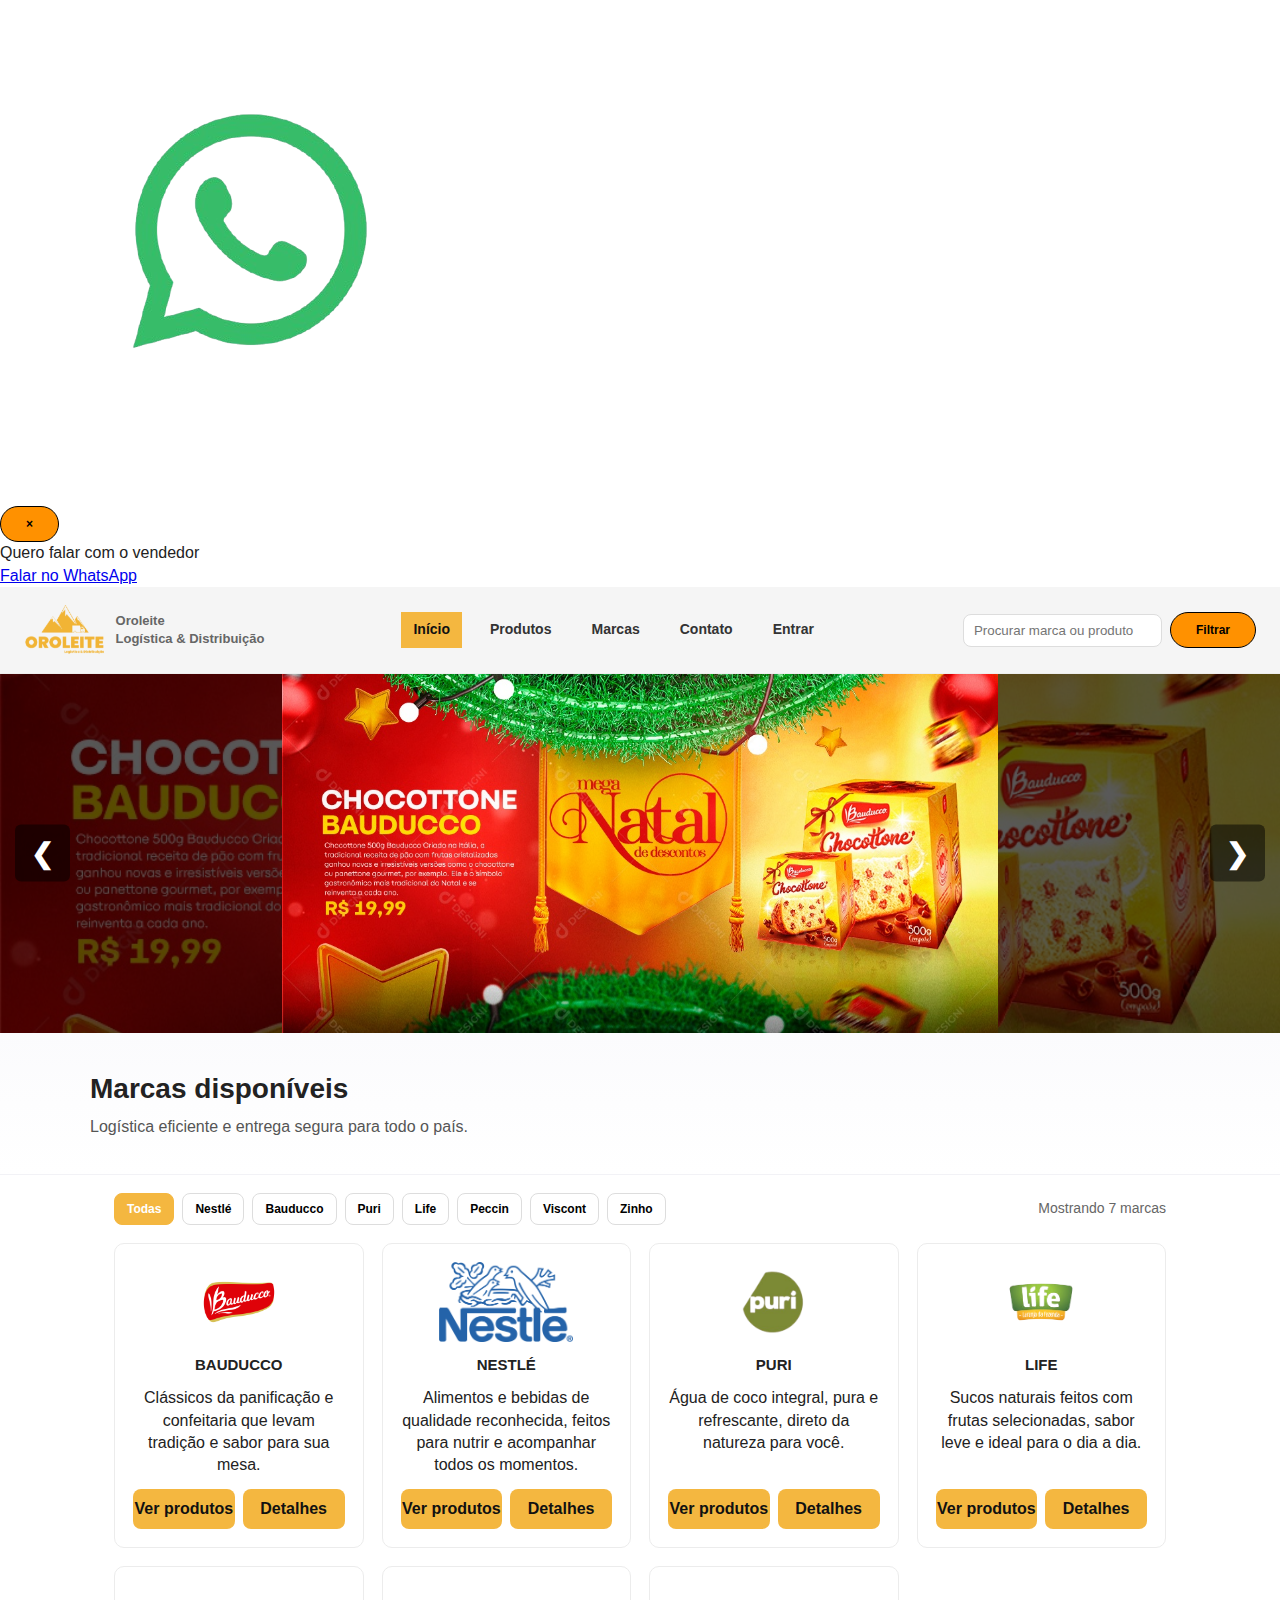
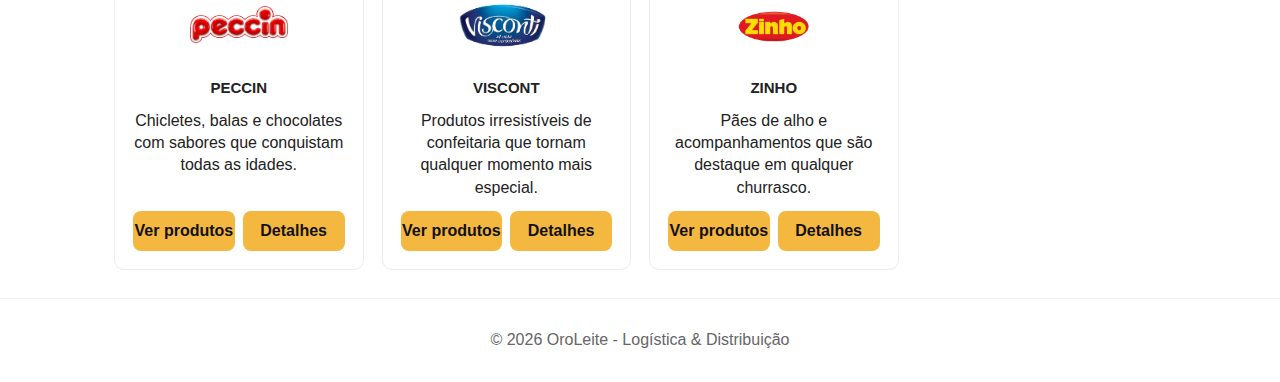
<file: index.html>
<!DOCTYPE html>
<html lang="pt-BR">
  <head>
    <meta charset="utf-8" />
    <meta name="viewport" content="width=device-width,initial-scale=1" />
    <title>Inicio - OroLeite</title>
    <script src="script.js" defer></script>
    <script src="auth.js" defer></script>
    <link rel="stylesheet" href="style.css" />
  </head>
 <div id="waFloatBtn">
  <img src="icons/whats.png" alt="WhatsApp">
</div>

<div id="waModal">
  <div class="wa-modal-box">
    <button class="wa-close" id="waCloseBtn">×</button>
    <p>Quero falar com o vendedor</p>

    <a
      class="wa-action"
      href="https://wa.me/5548920014757?text=Quero%20falar%20com%20o%20vendedor"
      target="_blank"
    >
      Falar no WhatsApp
    </a>
  </div>
</div>

</div>

  <body>
    <header>
      <div class="logo">
        <img src="icons/logo.png" alt="OroLeite" />
        <div class="subtitle">Oroleite<br />Logística & Distribuição</div>
      </div>

      <nav>
        <a href="index.html" data-page="index">Início</a>
        <a href="produtos.html" data-page="produtos">Produtos</a>
        <a href="marcas.html" data-page="marcas">Marcas</a>
        <a href="contato.html" data-page="contato">Contato</a>
        <a href="login.html" id="loginLink" data-page="login">Entrar</a>
        <a href="account.html" id="accountLink" data-page="account"
          >Minha Conta</a
        >
      </nav>

      <div class="search">
        <input
          id="searchInput"
          placeholder="Procurar marca ou produto"
          aria-label="Busca"
        />
        <button id="openFilterBtn">Filtrar</button>
      </div>

      <!-- menu móvel (aparece em telas pequenas) -->
      <button class="menu-toggle" aria-label="Abrir menu" aria-expanded="false">
        ☰
      </button>
      <div id="mobileMenu" class="mobile-menu" aria-hidden="true"></div>
    </header>

    <section class="carousel-container">
      <div class="carousel-track">
        <div class="carousel-slide">
          <img src="./icons/bauduccobanner.jpg" alt="Banner 1" />
        </div>
        <div class="carousel-slide">
          <img src="./icons/peccinbanner.jpg" alt="Banner 2" />
        </div>
        <div class="carousel-slide">
          <img src="./icons/zinhobanner.jpg" alt="Banner 3" />
        </div>
      </div>

      <button class="carousel-btn prev">❮</button>
      <button class="carousel-btn next">❯</button>
    </section>

    <section class="hero">
      <div class="wrap">
        <h1>Marcas disponíveis</h1>
        <p>Logística eficiente e entrega segura para todo o país.</p>
      </div>
    </section>

    <div class="controls">
      <div class="filter">
        <button data-cat="all" class="active">Todas</button>
        <button data-cat="Nestle">Nestlé</button>
        <button data-cat="Bauducco">Bauducco</button>
        <button data-cat="Puri">Puri</button>
        <button data-cat="Life">Life</button>
        <button data-cat="Peccin">Peccin</button>
        <button data-cat="Viscont">Viscont</button>
        <button data-cat="Zinho">Zinho</button>
      </div>
      <div class="count-box">Mostrando <span id="count">0</span> marcas</div>
    </div>

    <main class="brands-grid" id="brandsGrid" aria-live="polite"></main>

    <footer>
      <div class="wrap">
        © <span id="year"></span> OroLeite - Logística & Distribuição
      </div>
    </footer>

    <div class="modal" id="modal">
      <div class="inner">
        <button id="closeModal" class="close-btn">Fechar</button>
        <div id="modalContent"></div>
      </div>
    </div>
  </body>
</html>
</file>
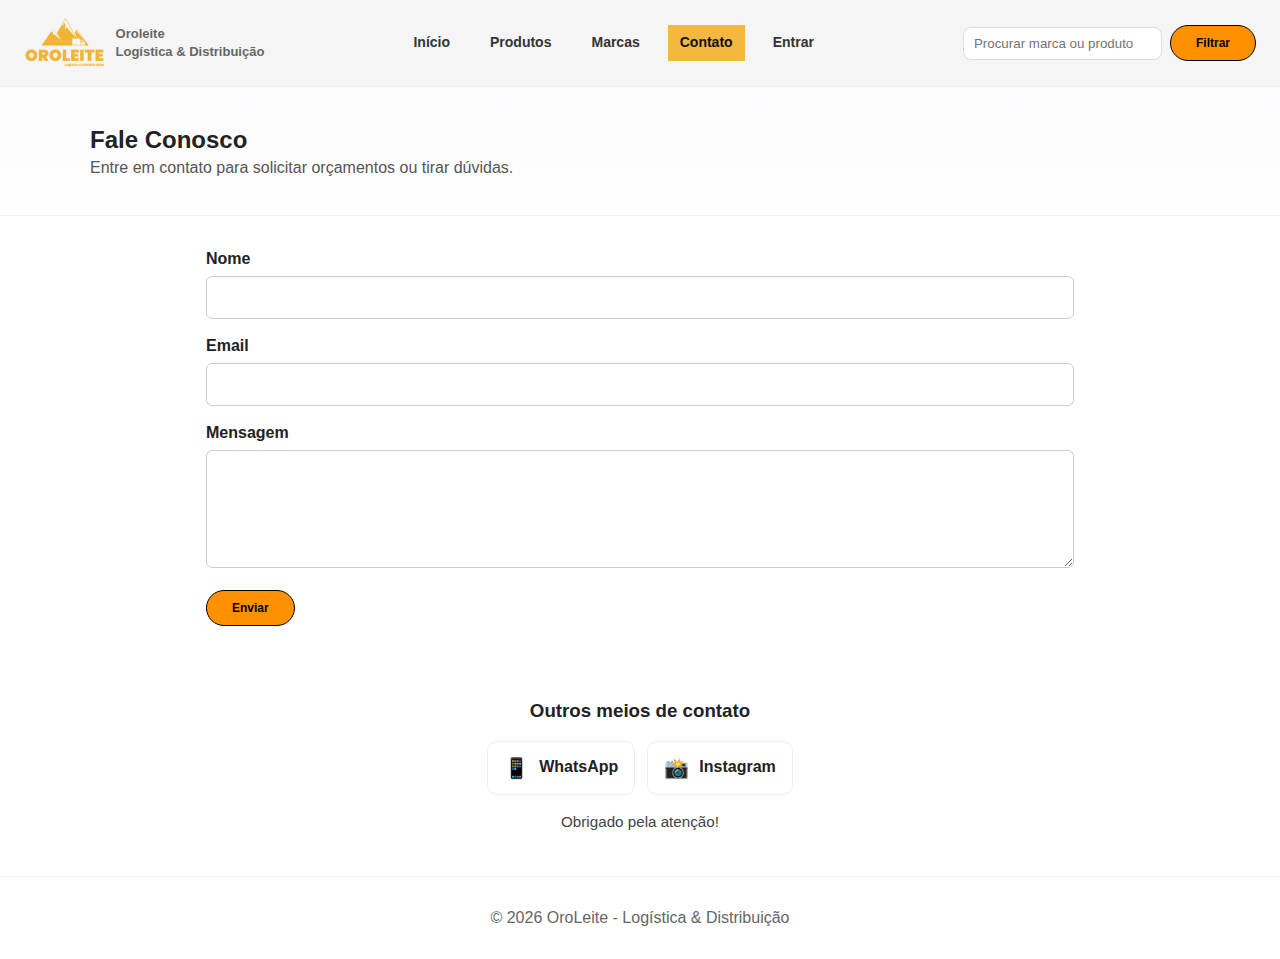
<file: contato.html>
<!DOCTYPE html>
<html lang="pt-BR">
  <head>
    <meta charset="utf-8" />
    <meta name="viewport" content="width=device-width,initial-scale=1" />
    <title>Contato - OroLeite</title>
    <script src="script.js" defer></script>
    <script src="auth.js" defer></script>
    <link rel="stylesheet" href="style.css" />
  </head>
  <body>
    <header>
      <div class="logo">
        <img src="icons/logo.png" alt="OroLeite" />
        <div class="subtitle">Oroleite<br />Logística & Distribuição</div>
      </div>

      <nav>
        <a href="index.html" data-page="index">Início</a>
        <a href="produtos.html" data-page="produtos">Produtos</a>
        <a href="marcas.html" data-page="marcas">Marcas</a>
        <a
          href="contato.html"
          data-page="contato"
          class="active"
          aria-current="page"
          >Contato</a
        >
        <a href="login.html" id="loginLink" data-page="login">Entrar</a>
        <a href="account.html" id="accountLink" data-page="account"
          >Minha Conta</a
        >
      </nav>

      <div class="search">
        <input
          id="searchInput"
          placeholder="Procurar marca ou produto"
          aria-label="Busca"
        />
        <button id="openFilterBtn">Filtrar</button>
      </div>

      <!-- menu móvel (aparece em telas pequenas) -->
      <button class="menu-toggle" aria-label="Abrir menu" aria-expanded="false">
        ☰
      </button>
      <div id="mobileMenu" class="mobile-menu" aria-hidden="true"></div>
    </header>

    <main>
      <section class="hero">
        <div class="wrap">
          <h2>Fale Conosco</h2>
          <p>Entre em contato para solicitar orçamentos ou tirar dúvidas.</p>
        </div>
      </section>

      <section class="contact-section">
        <!-- Envia via FormSubmit; substitui o email pelo seu destino -->
        <form
          class="contact-form"
          action="https://formsubmit.co/markinhos.v.r@gmail.com"
          method="POST"
        >
          <input
            type="hidden"
            name="_subject"
            value="Novo contato do site - OroLeite"
          />
          <input type="hidden" name="_next" value="/index.html" />
          <input type="hidden" name="_captcha" value="false" />

          <label>
            <span class="label-title">Nome</span>
            <input type="text" name="nome" required />
          </label>

          <label>
            <span class="label-title">Email</span>
            <input type="email" name="email" required />
          </label>

          <label>
            <span class="label-title">Mensagem</span>
            <textarea name="mensagem" rows="6" required></textarea>
          </label>

          <div>
            <button type="submit" class="btn-main">Enviar</button>
          </div>
        </form>
      </section>

      <!-- Meios de contato (WhatsApp / Instagram / Facebook) -->
      <section class="contact-info">
        <h3>Outros meios de contato</h3>
        <div class="contact-cards">
          <a
            href="https://wa.me/+554898070844"
            class="contact-card wa"
            target="_blank"
            rel="noopener noreferrer"
          >
            <div class="icon">📱</div>
            <strong>WhatsApp</strong>
          </a>

          <a
            href="https://instagram.com/oroleite.br"
            class="contact-card ig"
            target="_blank"
            rel="noopener noreferrer"
          >
            <div class="icon">📸</div>
            <strong>Instagram</strong>
          </a>
        </div>
        <p class="contact-thanks">Obrigado pela atenção!</p>
      </section>
    </main>

    <footer>
      <div class="wrap">
        © <span id="year"></span> OroLeite - Logística & Distribuição
      </div>
    </footer>
  </body>
</html>
</file>
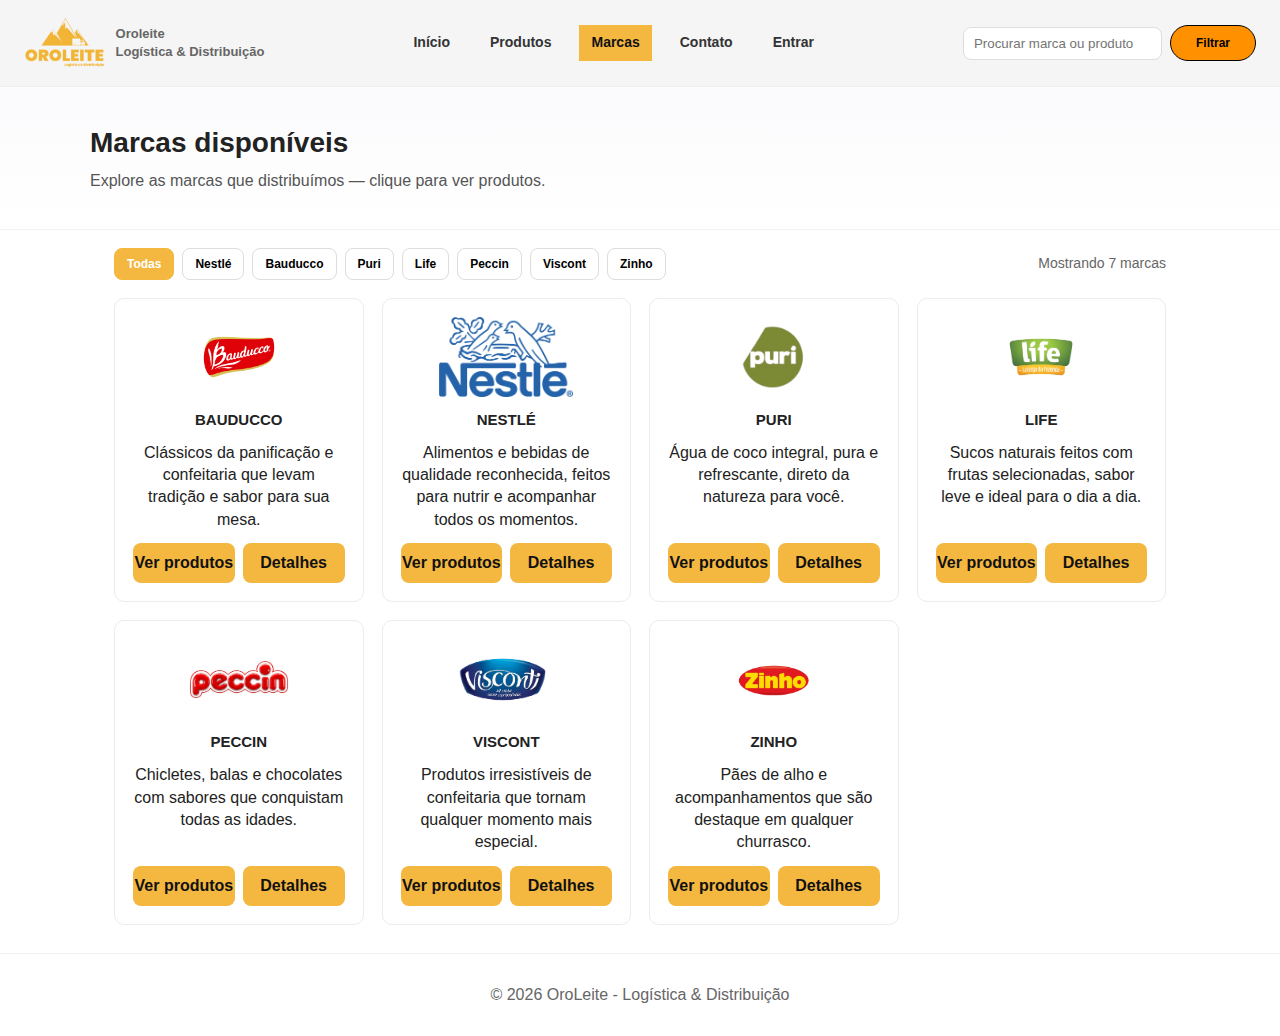
<file: marcas.html>
<!DOCTYPE html>
<html lang="pt-BR">
  <head>
    <meta charset="utf-8" />
    <meta name="viewport" content="width=device-width,initial-scale=1" />
    <title>Marcas — OroLeite</title>
    <script src="script.js" defer></script>
    <script src="auth.js" defer></script>
    <link rel="stylesheet" href="style.css" />
  </head>
  <body>
    <header>
      <div class="logo">
        <img src="icons/logo.png" alt="OroLeite" />
        <div class="subtitle">Oroleite<br />Logística & Distribuição</div>
      </div>

      <nav>
        <a href="index.html" data-page="index">Início</a>
        <a href="produtos.html" data-page="produtos">Produtos</a>
        <a href="marcas.html" data-page="marcas">Marcas</a>
        <a href="contato.html" data-page="contato">Contato</a>
        <a href="login.html" id="loginLink" data-page="login">Entrar</a>
        <a href="account.html" id="accountLink" data-page="account"
          >Minha Conta</a
        >
      </nav>

      <div class="search">
        <input
          id="searchInput"
          placeholder="Procurar marca ou produto"
          aria-label="Busca"
        />
        <button id="openFilterBtn">Filtrar</button>
      </div>

      <!-- menu móvel (aparece em telas pequenas) -->
      <button class="menu-toggle" aria-label="Abrir menu" aria-expanded="false">
        ☰
      </button>
      <div id="mobileMenu" class="mobile-menu" aria-hidden="true"></div>
    </header>

    <section class="hero">
      <div class="wrap">
        <h1>Marcas disponíveis</h1>
        <p>Explore as marcas que distribuímos — clique para ver produtos.</p>
      </div>
    </section>

    <div class="controls">
      <div class="filter">
        <button data-cat="all" class="active">Todas</button>
        <button data-cat="Nestle">Nestlé</button>
        <button data-cat="Bauducco">Bauducco</button>
        <button data-cat="Puri">Puri</button>
        <button data-cat="Life">Life</button>
        <button data-cat="Peccin">Peccin</button>
        <button data-cat="Viscont">Viscont</button>
        <button data-cat="Zinho">Zinho</button>
      </div>
      <div class="count-box">Mostrando <span id="count">0</span> marcas</div>
    </div>

    <main class="brands-grid" id="brandsGrid" aria-live="polite"></main>

    <footer>
      <div class="wrap">
        © <span id="year"></span> OroLeite - Logística & Distribuição
      </div>
    </footer>

    <div class="modal" id="modal">
      <div class="inner">
        <button id="closeModal" class="close-btn">Fechar</button>
        <div id="modalContent"></div>
      </div>
    </div>
  </body>
</html>
</file>
<file: style.css>
/* RESET */
* {
  box-sizing: border-box;
  margin: 0;
  padding: 0;
}
body {
  font-family: Inter, Arial, sans-serif;
  background: #fff;
  color: #222;
  line-height: 1.4;
}

/* HEADER */
header {
  display: flex;
  align-items: center;
  justify-content: space-between;
  padding: 18px 24px;
  border-bottom: 1px solid #eee;
  background: #f5f5f5;
  position: relative; /* permite posicionamento absoluto do menu móvel */
}
.logo {
  display: flex;
  align-items: center;
  gap: 12px;
}
.logo img {
  height: 50px;
}
.subtitle {
  font-size: 13px;
  color: #666;
  font-weight: 600;
}
nav {
  display: flex;
  gap: 16px;
}
nav a {
  text-decoration: none;
  color: #333;
  font-weight: 600;
  font-size: 14px;
  padding: 8px 12px;
  border-radius: 6px;
  display: inline-block;
  transform: translateY(0);
  transition: transform 0.18s ease, box-shadow 0.18s ease, background 0.2s ease;
}
nav a:hover {
  background: #e0e0e0;
  transform: translateY(-4px);
  box-shadow: 0 8px 18px rgba(0, 0, 0, 0.08);
}

/* LINK ATIVO: linha abaixo do nome da página */
nav a.active {
  box-shadow: inset 0 -4px 0 #f4b740;
  padding-bottom: 6px;
  border-radius: 0;
  background: #f4b740;
  color: #111;
  font-weight: 700;
}
nav a[aria-current="page"] {
  /* acessibilidade */
  box-shadow: inset 0 -4px 0 #f4b740;
  padding-bottom: 6px;
  background: #f4b740;
  color: #111;
  font-weight: 700;
}

.search {
  display: flex;
  align-items: center;
  gap: 8px;
}
.search input {
  padding: 8px 10px;
  border: 1px solid #ddd;
  border-radius: 8px;
}

/* HERO */
.hero {
  padding: 36px 24px;
  background: linear-gradient(180deg, #fbfbfd, #fff);
  border-bottom: 1px solid #f2f2f6;
}
.hero .wrap {
  max-width: 1100px;
  margin: 0 auto;
}
.hero h1 {
  font-size: 28px;
  margin-bottom: 8px;
}
.hero p {
  color: #555;
}

/* Centraliza e ajusta a seção de Produtos em destaque */
.featured-products .wrap {
  max-width: 1100px;
  margin: 0 auto;
  padding: 0 24px;
}

/* Garante que os botões/links de ação nos cards fiquem em uma única linha */
.brand-card > div {
  display: flex;
  gap: 8px;
  width: 100%;
  justify-content: space-between; /* garante espaço para ambos os botões */
  align-items: center;
  margin-top: auto;
  flex-wrap: nowrap; /* evita quebra de linha entre os botões */
}

/* Faz com que os dois botões ocupem o mesmo espaço */
.brand-card > div > * {
  flex: 1 1 0; /* cada botão cresce igualmente */
  min-width: 0; /* permite encolher em telas pequenas */
  display: inline-flex;
  justify-content: center;
}

.brand-card a,
.brand-card .price-btn {
  white-space: nowrap; /* mantém em uma linha */
  align-items: center;
  gap: 8px;
  height: 40px;
  padding: 8px 12px;
}

/* Ajuste fino para o botão de preço em telas pequenas */
.brand-card .price-btn {
  padding: 8px 12px;
} 

/* AUTH FORMS */
.auth-page,
.account-page {
  padding: 36px 24px;
}
.auth-box {
  max-width: 520px;
  margin: 24px auto;
  background: #fff;
  border: 1px solid #eee;
  padding: 22px;
  border-radius: 12px;
  box-shadow: 0 8px 24px rgba(0, 0, 0, 0.04);
}
.auth-box h2 {
  margin-bottom: 12px;
}
.auth-form {
  display: grid;
  gap: 10px;
}
.form-field {
  display: block;
  font-size: 13px;
  color: #444;
}
.form-field input {
  width: 100%;
  padding: 10px 12px;
  border: 1px solid #ddd;
  border-radius: 8px;
  margin-top: 6px;
}
.primary {
  background: #f4b740;
  color: #fff;
  border: none;
  padding: 10px 14px;
  border-radius: 8px;
  cursor: pointer;
  font-weight: 700;
}
.primary.small {
  padding: 8px 10px;
  display: inline-block;
  margin-right: 8px;
}
.secondary {
  background: transparent;
  border: 1px solid #ccc;
  padding: 10px 14px;
  border-radius: 8px;
  cursor: pointer;
}
.secondary.small {
  padding: 8px 10px;
}
.auth-msg {
  margin-top: 12px;
  color: #2d2d2d;
}
.auth-msg.error {
  color: #b00020;
}

/* Feedback do formulário de login */
.form-feedback { margin-top: 8px; font-size: 13px; color: #b00020; }
.form-feedback.success { color: #0a8a00; }

/* Toaster / Pop-ups */
#toastContainer {
  position: fixed;
  top: 18px;
  right: 18px;
  display: flex;
  flex-direction: column;
  gap: 10px;
  z-index: 1200;
  pointer-events: none; /* permite clicar através quando não houver toasts */
}
.toast {
  pointer-events: auto;
  min-width: 260px;
  max-width: 360px;
  background: rgba(0,0,0,0.85);
  color: #fff;
  padding: 12px 14px;
  border-radius: 8px;
  box-shadow: 0 12px 30px rgba(0,0,0,0.25);
  display: flex;
  gap: 10px;
  align-items: center;
  font-weight: 600;
  transform-origin: right top;
  animation: popIn 260ms ease;
}
.toast.success { background: linear-gradient(90deg,#0aa560,#07894a); }
.toast.error { background: linear-gradient(90deg,#d94b4b,#c13030); }
.toast .text { flex: 1; font-weight: 600; font-size: 14px; }
.toast .close { background: transparent; border: none; color: rgba(255,255,255,0.9); font-size: 18px; cursor: pointer; }

@keyframes popIn {
  from { opacity: 0; transform: translateY(-8px) scale(0.98); }
  to { opacity: 1; transform: translateY(0) scale(1); }
}

/* Perfil: avatar e resumo */
.profile-avatar {
  width: 72px;
  height: 72px;
  border-radius: 50%;
  background: #f4b740;
  color: #111;
  display: flex;
  align-items: center;
  justify-content: center;
  font-weight: 700;
  font-size: 22px;
  box-shadow: 0 8px 20px rgba(0,0,0,0.12);
}
.profile-top p { margin: 2px 0; }


/* user box */
.user-box {
  background: #fff;
  border: 1px solid #eee;
  padding: 18px;
  border-radius: 10px;
}

/* CONTROLS */
.controls {
  max-width: 1100px;
  margin: 18px auto;
  display: flex;
  align-items: center;
  gap: 12px;
  padding: 0 24px;
}
.filter {
  display: flex;
  gap: 8px;
}
.filter button {
  padding: 8px 12px;
  border-radius: 8px;
  border: 1px solid #ddd;
  background: #fff;
  cursor: pointer;
}
.filter button.active {
  background: #f4b740;
  color: #fff;
  border-color: #f4b740;
}
.count-box {
  margin-left: auto;
  color: #666;
  font-size: 14px;
}

/* GRID */
.brands-grid,
.products-grid {
  max-width: 1100px;
  margin: 18px auto;
  padding: 0 24px;
  display: grid;
  grid-template-columns: repeat(4, minmax(0, 1fr));
  gap: 18px;
  justify-items: center; /* centraliza o conteúdo de cada célula */
  justify-content: center; /* mantém a grade centralizada no container */
}
/* Limita a largura dos cards para que fiquem centralizados em cada célula */
.brand-card {
  width: 100%;
  max-width: 300px;
}
.brand-card {
  background: #fff;
  border: 1px solid #ececec;
  border-radius: 10px;
  padding: 18px;
  display: flex;
  flex-direction: column;
  align-items: center;
  gap: 12px;
  transform: translateY(0);
  transition: transform 0.18s ease, box-shadow 0.18s ease;
}
.brand-card:hover {
  transform: translateY(-8px);
  box-shadow: 0 12px 30px rgba(0, 0, 0, 0.12);
}
.brand-card img {
  max-width: 140px;
  height: 80px;
  object-fit: contain;
}
.brand-card h3 {
  font-size: 15px;
  text-align: center;
}
.brand-card a {
  margin-top: auto;
  padding: 8px 12px;
  border-radius: 8px;
  text-decoration: none;
  border: none;
  color: #111;
  background: #f4b740;
  font-weight: 600;
  transition: 0.18s ease;
  display: inline-flex;
  align-items: center;
  justify-content: center;
}
.brand-card a:hover {
  background: #e09e2b;
}

/* produto: reaproveita .brand-card com pequenos ajustes */
.product-card img {
  height: 120px;
  object-fit: contain;
}
.product-card .add-cart {
  background: #fff;
  border: 1px solid #ddd;
  color: #222;
}
.product-card .add-cart:hover {
  background: #f4f4f4;
}

/* Botão de preço: unificado com o estilo de ação */
.price-btn {
  display: inline-flex;
  align-items: center;
  gap: 8px;
  padding: 8px 12px;
  border-radius: 8px;
  font-weight: 600; /* mesmo peso */
  white-space: nowrap;      /* mantém tudo em uma linha */
  cursor: pointer;
  background: #f4b740; /* mesma cor */
  color: #111; /* texto escuro para contraste */
  border: none;
}
.price-btn:hover {
  background: #e09e2b;
}
.price-btn.locked {
  /* mantém aparência idêntica quando bloqueado */
  background: #f4b740;
  color: #111;
  border: none;
}
.price-btn.locked:hover { opacity: 0.95; }

/* Aviso de preços (visível quando não autenticado) */
.price-notice {
  max-width: 1100px;
  margin: 12px auto;
  padding: 10px 14px;
  border-radius: 10px;
  background: linear-gradient(90deg, rgba(0,0,0,0.06), rgba(0,0,0,0.02));
  color: #222;
  font-weight: 600;
  display: block;
}
.price-notice a { color: #0a66ff; text-decoration: underline; margin-left: 8px; }


/* FOOTER */
footer {
  padding: 30px 24px;
  margin-top: 28px;
  border-top: 1px solid #f2f2f6;
  background: #fff;
  color: #666;
}
footer .wrap {
  max-width: 1100px;
  margin: 0 auto;
}

/* MODAL */
.modal {
  position: fixed;
  inset: 0;
  display: none;
  align-items: center;
  justify-content: center;
  background: rgba(0, 0, 0, 0.45);
  padding: 20px;
}
.modal .inner {
  background: #fff;
  padding: 18px;
  border-radius: 10px;
  max-width: 720px;
  width: 92%;
}
.close-btn {
  float: right;
  padding: 5px 10px;
  cursor: pointer;
  background: #f4b740;
  color: #fff;
  border: none;
  border-radius: 5px;
  transition: 0.18s ease;
}
.close-btn:hover {
  background: #e09e2b;
}

/* RESPONSIVE */
@media (max-width: 1000px) {
  .brands-grid,
  .products-grid {
    grid-template-columns: repeat(3, 1fr);
  }
}
@media (max-width: 720px) {
  .brands-grid,
  .products-grid {
    grid-template-columns: repeat(2, 1fr);
  }
  header {
    padding: 12px;
  }
}
@media (max-width: 420px) {
  .brands-grid,
  .products-grid {
    grid-template-columns: 1fr;
  }
  .logo img {
    height: 34px;
  }
}
.desc,
footer {
  text-align: center;
}

/* Contato */
.contact-section {
  max-width: 900px;
  margin: 0 auto;
  padding: 2rem 1rem;
}
.contact-form {
  display: grid;
  gap: 1rem;
}
.contact-form label {
  display: block;
}
.label-title {
  display: block;
  font-weight: 600;
  margin-bottom: 6px;
}
.contact-form input,
.contact-form textarea {
  width: 100%;
  padding: 0.8rem;
  border-radius: 6px;
  border: 1px solid #ccc;
}
.contact-info {
  max-width: 900px;
  margin: 1.5rem auto;
  padding: 1rem;
  text-align: center;
}
.contact-info h3 {
  text-align: center;
  margin-bottom: 1rem;
}
.contact-cards {
  display: flex;
  gap: 12px;
  justify-content: center;
  flex-wrap: wrap;
}
.contact-card {
  display: flex;
  align-items: center;
  gap: 10px;
  padding: 12px 16px;
  border-radius: 10px;
  border: 1px solid #eee;
  background: #fff;
  text-decoration: none;
  color: #222;
  min-width: 140px;
  justify-content: center;
}
.contact-card .icon {
  font-size: 20px;
}
.contact-thanks {
  text-align: center;
  margin-top: 1rem;
  color: #444;
  font-size: 0.95rem;
}

.carousel-container {
  object-fit: cover;
}

/* Botões */
.prev,
.next {
  cursor: pointer;
  position: absolute;
  top: 50%;
  width: auto;
  padding: 12px;
  color: white;
  font-weight: bold;
  font-size: 24px;
  transition: 0.3s;
  border-radius: 0 6px 6px 0;
  user-select: none;
}

.next {
  right: 0;
  border-radius: 6px 0 0 6px;
}

.prev:hover,
.next:hover {
  background-color: rgba(0, 0, 0, 0.4);
}

.fade {
  animation: fadeEffect 1s;
}

@keyframes fadeEffect {
  from {
    opacity: 0.4;
  }
  to {
    opacity: 1;
  }
}

button {
  border-radius: 20px;
  border: 1px solid #000000;
  background-color: #ff9100;
  color: #000000;
  font-size: 12px;
  font-weight: bold;
  padding: 10px 25px;
}
button:hover {
  background-color: #d45004;
}
button:active {
  transform: scale(0.95);
}
button:focus {
  outline: none;
}

/* CARROSSEL SLIDE */
.carousel-container {
  width: 100%;
  max-width: 100%;
  /* altura responsiva: mínimo 220px, ideal em função da largura, máximo 420px */
  height: clamp(220px, 28vw, 420px);
  overflow: hidden;
  position: relative;
  background: #000; /* restaurado para preto */
}

.carousel-track {
  display: flex;
  height: 100%;
  width: 100%;
  transition: transform 0.6s ease-in-out;
}

.carousel-slide {
  min-width: 100%;
  height: 100%;
  background-size: cover;
  background-position: center;
  background-repeat: no-repeat;
  position: relative;
  display: flex;              /* faz o conteúdo ser flexível */
  align-items: center;        /* centraliza verticalmente para a imagem preencher */
  justify-content: center;    /* centraliza horizontalmente */
}

/* película escura sobre o background, abaixo da imagem em primeiro plano */
.carousel-slide::before {
  content: "";
  position: absolute;
  inset: 0;
  background: rgba(0,0,0,0.65); /* intensidade ajustada para boa leitura */
  z-index: 1;
  pointer-events: none;
}

.carousel-slide img {
  /* faz a imagem preencher a altura do slide (toca topo e base) e manter proporção */
  height: 100%;
  width: auto;
  max-width: 92%;
  max-height: none;
  object-fit: contain; /* mantém a imagem inteira visível sem recortar */
  background: transparent;
  display: block;
  margin: 0; /* sem margem para encostar nas bordas do slide */
  position: relative;
  z-index: 2;
  pointer-events: none;
}

/* botões responsivos */
.carousel-btn {
  position: absolute;
  top: 50%;
  transform: translateY(-50%);
  background: rgba(0,0,0,0.45);
  color: #fff;
  border: none;
  font-size: clamp(18px, 3vw, 28px);
  padding: clamp(8px, 1.6vw, 14px) clamp(10px, 2vw, 16px);
  cursor: pointer;
  z-index: 10;
  border-radius: 6px;
}

.carousel-btn.prev { left: 12px; }
.carousel-btn.next { right: 12px; }

@media (max-width: 420px) {
  .carousel-container { height: 220px; }
  .carousel-btn { font-size: 18px; padding: 8px 10px; }
}

/* RESPONSIVO GERAL: header, nav, controles */
@media (max-width: 900px) {
  header { flex-direction: column; align-items: stretch; gap: 12px; padding: 12px; }
  .logo { justify-content: flex-start; }
  nav { display: flex; gap: 8px; flex-wrap: wrap; overflow-x: auto; padding: 6px 0; }
  nav a { padding: 8px 10px; }
  .search { width: 100%; justify-content: flex-end; }
  .controls { flex-direction: column; align-items: stretch; gap: 10px; }
  .filter { overflow-x: auto; gap: 6px; padding-bottom: 6px; }
}

@media (max-width: 420px) {
  nav a { font-size: 13px; padding: 6px 8px; }
  .controls { padding: 0 12px; }
}

/* Melhora o comportamento de grids em telas muito pequenas */
@media (max-width: 360px) {
  .brands-grid, .products-grid { grid-template-columns: 1fr; gap: 12px; padding: 0 12px; }
}


/* BOTÕES */
.carousel-btn {
  position: absolute;
  top: 50%;
  transform: translateY(-50%);
  background: rgba(0, 0, 0, 0.5);
  color: #fff;
  border: none;
  font-size: 28px;
  padding: 12px 16px;
  cursor: pointer;
  z-index: 10;
}

.carousel-btn.prev {
  left: 15px;
}
.carousel-btn.next {
  right: 15px;
}

@media (max-width: 768px) {
  .carousel-container {
    height: 260px;
  }
}

/* Mobile menu (pequenas telas) */
.menu-toggle {
  display: none;
  position: absolute;
  right: 18px;
  top: 18px;
  background: #F4B740;
  color: #111;
  border: none;
  padding: 8px 10px;
  border-radius: 8px;
  font-size: 18px;
  z-index: 50;
}

.mobile-menu {
  display: none;
  position: absolute;
  right: 12px;
  top: 60px;
  background: #fff;
  min-width: 200px;
  border-radius: 8px;
  box-shadow: 0 8px 24px rgba(0,0,0,0.18);
  z-index: 49;
  overflow: hidden;
}

.mobile-menu.open { display: block; }
.mobile-menu nav { display: flex; flex-direction: column; }
.mobile-menu a { padding: 12px 14px; border-bottom: 1px solid #eee; text-decoration: none; color: #222; font-weight: 600; }

@media (max-width: 900px) {
  nav { display: none; }
  .menu-toggle { display: block; }
}
</file>
